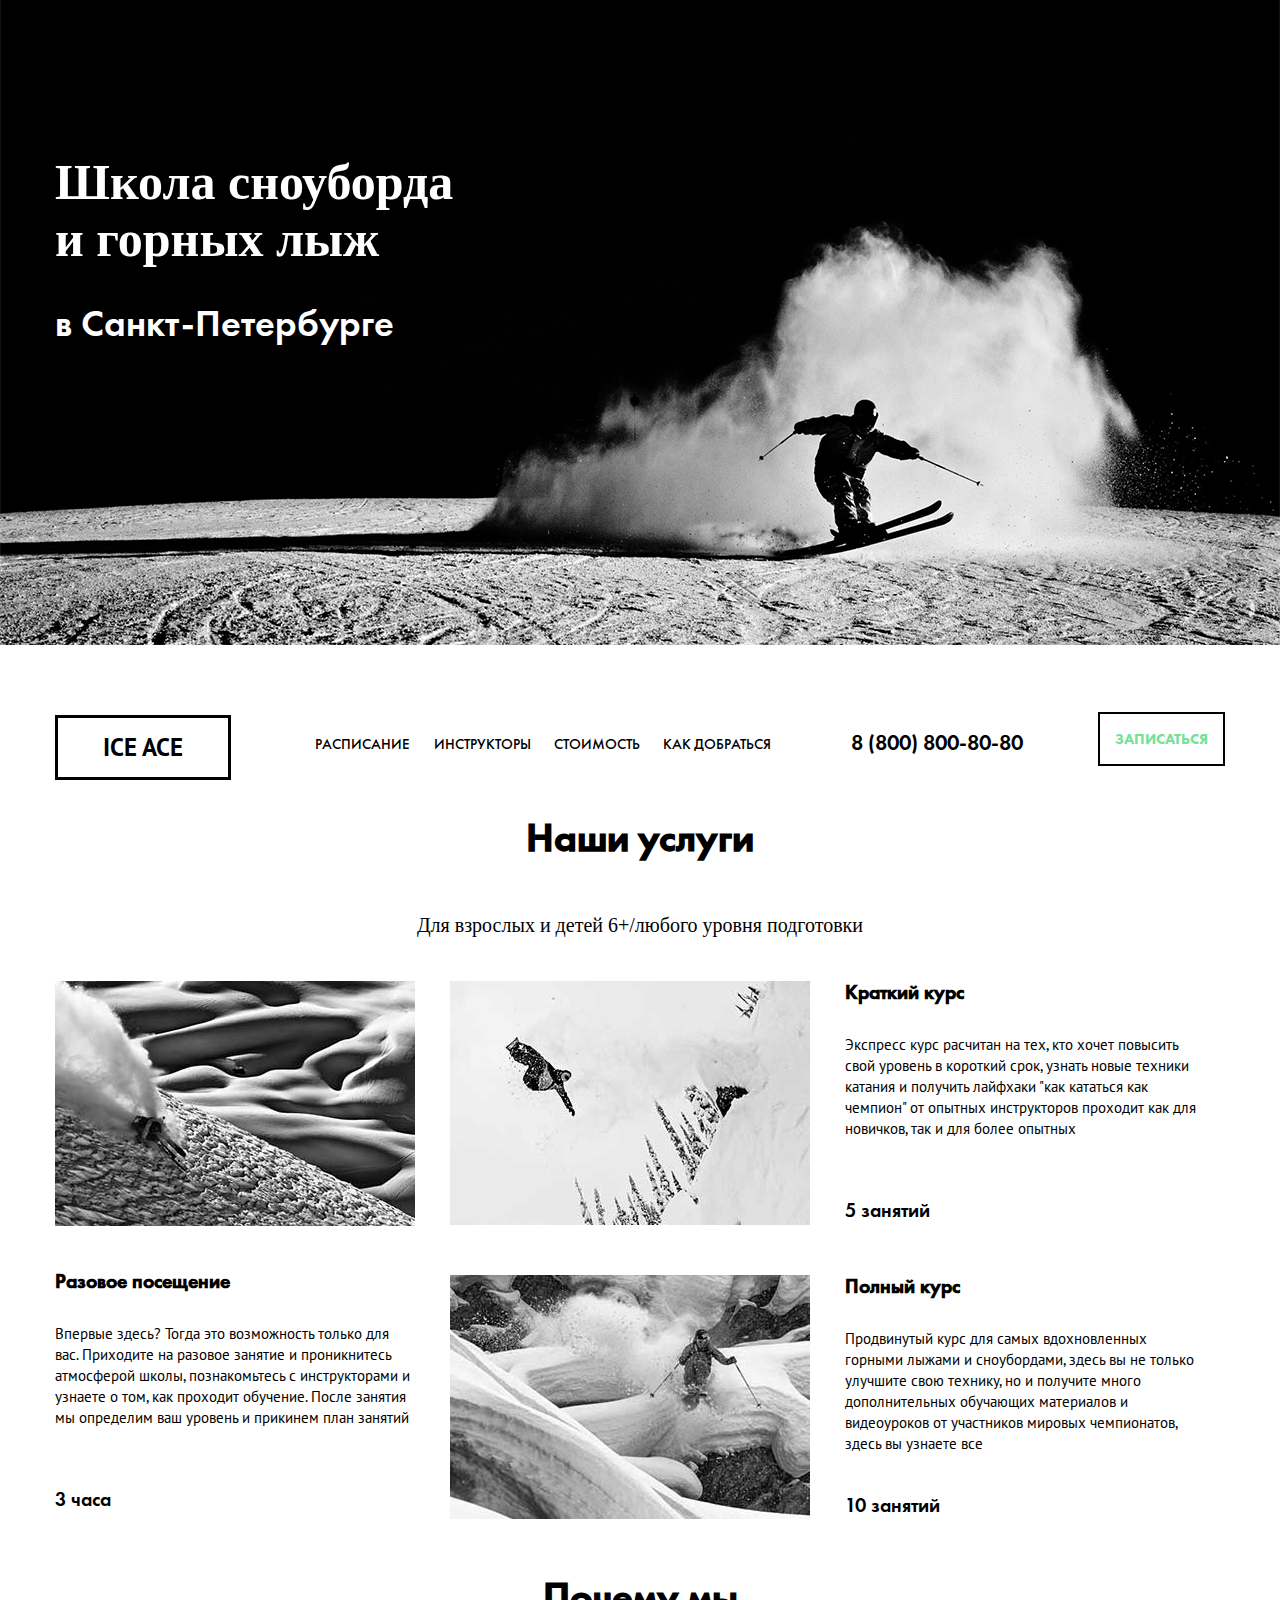
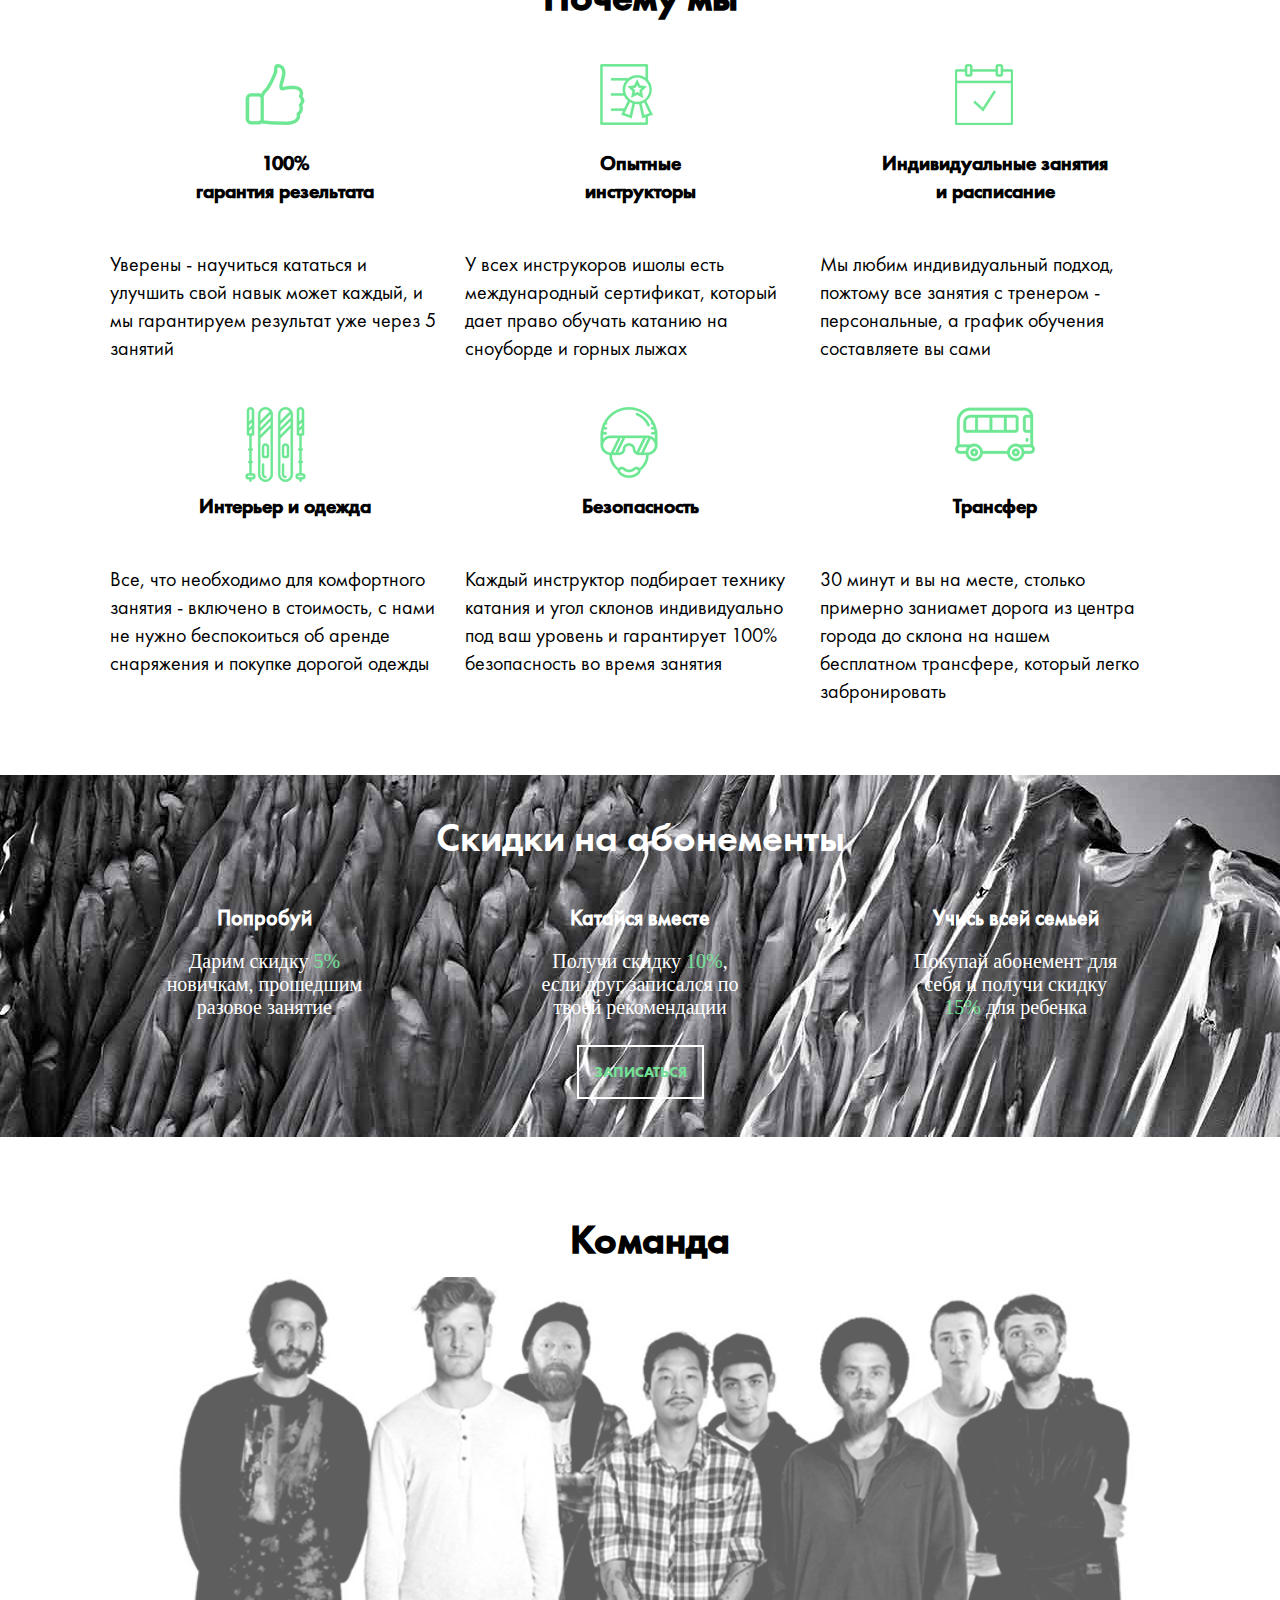
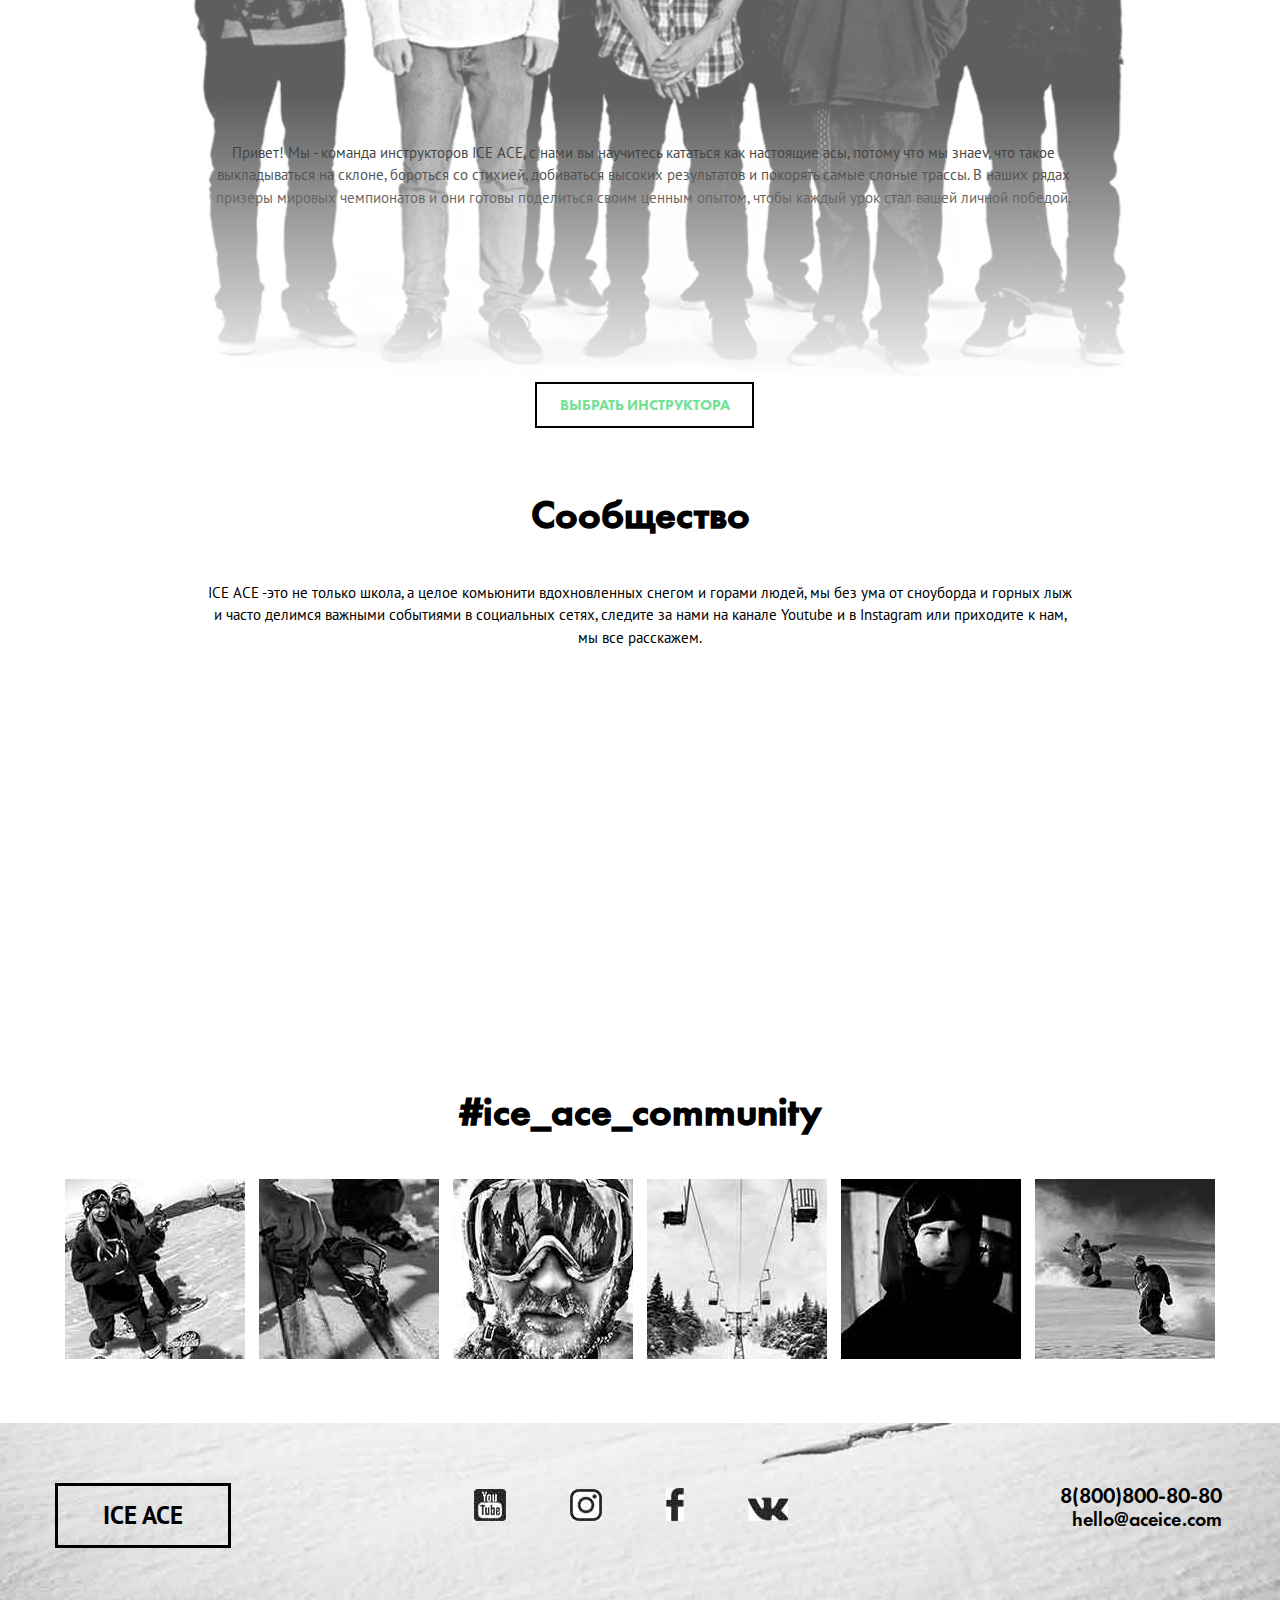
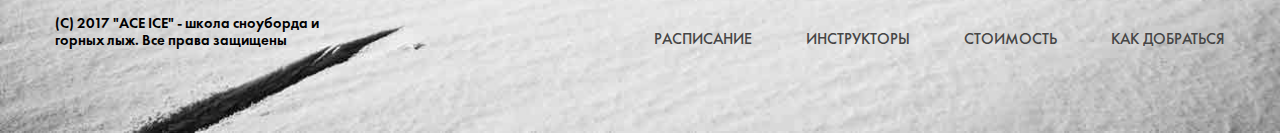
<file: index.html>
<!DOCTYPE html>
<html lang="ru">
<head>
	<meta charset="UTF-8">
	<title>SnowBordSchool</title>
	<link href="https://fonts.googleapis.com/css?family=PT+Sans&amp;subset=cyrillic" rel="stylesheet">
	<link rel="stylesheet" href="css/normalize.css">
	<link rel="stylesheet" href="css/style.css">
</head>
<body>

<header>
	<div class="banner">
		<div class="container">
			<div class="banner-title-container">		
				<h1 class="banner-title"> Школа сноуборда<br> и горных лыж </h1>
				<p class="strong-city"> в Санкт-Петербурге </p>
			</div>
		</div>
	</div>
	<div class="head-container">
		<a href="index.html" class="logo">ice ace</a>
		<nav class="main-menu">
		<ul class="menu-list">
			<li class="menu-item">
				<a href="schedule.html" class="menu-link">расписание</a>
			</li>
			<li class="menu-item">
				<a href="instructrs.html" class="menu-link"> инструкторы </a>
			</li>
			<li class="menu-item">
				<a href="schedule.html" class="menu-link"> стоимость </a>
			</li>
			<li class="menu-item">
				<a href="#onmap" class="menu-link"> как добраться </a>
			</li>
		</ul>
		</nav>
		<div class="contacts-container">
			<a href="tel:+78008008080" class="phone">8 (800) 800-80-80</a> 
			<a href="schedule.html" class="btn btn-sing-up"> записаться </a>
		</div>
	</div>
</header>
<section class="offers">
	<div class="container"> 
		<h2> Наши услуги </h2>
		<p class="offers-subtitle"> Для взрослых и детей 6+/любого уровня подготовки </p>
		<div class="offers-item  offers-item-vertical">
			<div class="offers-item-image">
				<img src="img/Once-lesson.jpg" alt="snowbordschool-offers" class="offers-item-image-param">
			</div>
			<div class="offers-item-info">
				<h3 class="offers-item-title">Разовое посещение</h3>
				<p class="offers-info-text">Впервые здесь? Тогда это возможность только для вас. Приходите на разовое занятие и проникнитесь атмосферой школы, познакомьтесь с инструкторами и узнаете о том, как проходит обучение. После занятия мы определим ваш уровень и прикинем план занятий</p>
				<div class="offers-footer"><p class="offers-footer-text"> 3 часа </p> 
					<a href="#" class="offers-footer-link offers-footer-link-row"></a>
				</div>
			</div>
		</div>
		<div class="offers-item">
			<div class="offers-item offers-item-horizontal">
				<div class="offers-item-image"><img src="img/shot-cours.jpg" alt="snowbordschool-offers" class="offers-item-image-param"></div>
				<div class="offers-item-info">
					<h3 class="offers-item-title">Краткий курс</h3>
					<p class="offers-info-text">Экспресс курс расчитан на тех, кто хочет повысить свой уровень в короткий срок, узнать новые техники катания и получить лайфхаки "как кататься как чемпион" от опытных инструкторов проходит как для новичков, так и для более опытных</p>
					<div class="offers-footer"><p class="offers-footer-text"> 5 занятий </p> 
						<a href="#" class="offers-footer-link offers-footer-link-row"></a>
				</div>
				</div>
			</div>	
			<div class="offers-item offers-item-horizontal">
				<div class="offers-item-image"><img src="img/long-cours.jpg" alt="snowbordschool-offers" class="offers-item-image-param"></div>
				<div class="offers-item-info">
					<h3 class="offers-item-title">Полный курс</h3>
					<p class="offers-info-text">Продвинутый курс для самых вдохновленных горными лыжами и сноубордами, здесь вы не только улучшите свою технику, но и получите много дополнительных обучающих материалов и видеоуроков от участников мировых чемпионатов, здесь вы узнаете все </p>
					<div class="offers-footer"><p class="offers-footer-text"> 10 занятий </p> 
						<a href="#" class="offers-footer-link offers-footer-link-row"></a>
					</div>
				</div>
			</div>
		</div>
	</div>
</section>
<section class="about">
	<div class="container">
		<h2> Почему мы </h2>
		<div class="about-item about-item-garant">
			<h3 class="about-item-title">100%<br> гарантия резельтата </h3>
			<p class="about-item-text"> Уверены - научиться кататься и улучшить свой навык может каждый, и мы гарантируем результат уже через 5 занятий</p>
		</div>
		<div class="about-item about-item-exp">
			<h3 class="about-item-title">Опытные<br> инструкторы</h3>		<p class="about-item-text"> У всех инструкоров ишолы есть международный сертификат, который дает право обучать катанию на сноуборде и горных лыжах </p>
		</div>
		<div class="about-item about-indiv">
			<h3 class="about-item-title">Индивидуальные занятия<br> и расписание</h3>
			<p class="about-item-text">Мы любим индивидуальный подход, пожтому все занятия с тренером - персональные, а график обучения составляете вы сами</p>
		</div>
		<div class="about-item about-item-inventory">
			<h3 class="about-item-title"> Интерьер и одежда </h3>		<p class="about-item-text"> Все, что необходимо для комфортного занятия - включено в стоимость, с нами не нужно беспокоиться об аренде снаряжения и покупке дорогой одежды</p>
		</div>
		<div class="about-item about-item-safe">
			<h3 class="about-item-title"> Безопасность</h3>
			<p class="about-item-text"> Каждый инструктор подбирает технику катания и угол склонов индивидуально под ваш уровень и гарантирует 100% безопасность во время занятия</p>
		</div>
		<div class="about-item about-item-transfer">
			<h3 class="about-item-title"> Трансфер</h3>
			<p class="about-item-text"> 30 минут и вы на месте, столько примерно заниамет дорога из центра города до склона на нашем бесплатном трансфере, который легко забронировать</p>
		</div>
	</div>
</section>
<section class="sale">
	<div class="container">
		<h2> Скидки на aбонементы </h2>
			<div class="sale-item">
			<h3 class="sale-title"> Попробуй </h3>
			<p class="sale-text">Дарим скидку <span class="green-text">5%</span> новичкам, прошедшим разовое занятие </p>
		</div>
		<div class="sale-item">
			<h3 class="sale-title"> Катайся вместе </h3>
			<p class="sale-text">Получи скидку <span class="green-text">10%</span>, если друг записался по твоей рекомендации </p>
		</div>
		<div class="sale-item">
			<h3 class="sale-title"> Учись всей семьей </h3>
			<p class="sale-text"> Покупай абонемент для себя и получи скидку <span class="green-text">15%</span> для ребенка </p>
		</div>

		<div class="btn-container">			
			<a href="schedule.html" class="btn btn-white-border btn-sing-up">Записаться</a>
		</div>
	</div>
</section>

<section class="team">
	<div class="container-team">
		<h2 class="team-title"> Команда </h2>
			<div class="team-text">
				<p> Привет! Мы - команда инструкторов ICE ACE, с нами вы научитесь кататься как настоящие асы, потому что мы знаеv, что такое выкладываться на склоне, бороться со стихией, добиваться высоких результатов и покорять самые слоные трассы. В наших рядах призеры мировых чемпионатов и они готовы поделиться своим ценным опытом, чтобы каждый урок стал вашей личной победой.</p>
				<a href="instructrs.html" class="btn btn-choose">выбрать инструктора</a>
			</div>
		</div>
</section>
<section class="community">
	<div class="container">
		<h2> Сообщество </h2>
		<p class="community-text"> ICE ACE -это не только школа, а целое комьюнити вдохновленных снегом и горами людей, мы без ума от сноуборда и горных лыж и часто делимся важными событиями в социальных сетях, следите за нами на канале Youtube и в Instagram или приходите к нам, мы все расскажем.</p>
		<iframe id='onmap' src="https://www.google.com/maps/embed?pb=!1m18!1m12!1m3!1d1997.5056979213093!2d30.316146951188642!3d59.95693466749629!2m3!1f0!2f0!3f0!3m2!1i1024!2i768!4f13.1!3m3!1m2!1s0x46963142060d3cf9%3A0x2ecffd4d161cab80!2z0JrRgNC-0L3QstC10YDQutGB0LrQuNC5INC_0YAuLCAyMywg0KHQsNC90LrRgi3Qn9C10YLQtdGA0LHRg9GA0LMsIDE5NzEwMQ!5e0!3m2!1sru!2sru!4v1495595029915" width="1170" height="360" frameborder="0" style="border:0" allowfullscreen></iframe>
	</div>
	<div class="container">
		<h2> #ice_ace_community </h2>	
		<div class="community-image">
			<a href="#"><img src="img/SnowBordComunity1.jpg" alt="SnowBordCommunity"></a>
		</div>
		<div class="community-image">
			<a href="#"><img src="img/SnowBordComunity2.jpg" alt="SnowBordCommunity"></a>
		</div>
		<div class="community-image">
			<a href="#"><img src="img/SnowBordComunity3.jpg" alt="SnowBordCommunity"></a>
		</div>
		<div class="community-image">
			<a href="#"><img src="img/SnowBordComunity4.jpg" alt="SnowBordCommunity"></a>
		</div>
		<div class="community-image">
			<a href="#"><img src="img/SnowBordComunity5.jpg" alt="SnowBordCommunity"></a>
		</div>
		<div class="community-image">
			<a href="#"><img src="img/SnowBordComunity6.jpg" alt="SnowBordCommunity"></a>
		</div>
	</div>
</section>
<footer>
	<div class="container">
		<div class="first-footer-col">
			<a href="#" class="logo-footer">ice ace</a>
			<ul class="social-icons">
				<li class="social-icons-item">
					<a href="https://youtube.ru" class="social-icons-link"><i class="sprite sprite-YT"></i></a>
				</li>
				<li class="social-icons-item">
					<a href="https://www.instagram.com" class="social-icons-link"><i class="sprite sprite-inst"></i></a>
				</li>
				<li class="social-icons-item">
					<a href="https://ru-ru.facebook.com" class="social-icons-link"><i class="sprite sprite-f"></i></a>
				</li>
				<li class="social-icons-item">
					<a href="https://vk.com" class="social-icons-link link-tw"><i class="sprite sprite-vk"></i></a>
				</li>
			</ul>
			<div class="footer-contacts">
				<a href="tel:+78008008080" class="footer-phone">8(800)800-80-80</a>
				<a href="mailto:hello@aceice.com" class="mail">hello@aceice.com</a>
			</div>
		</div>
		<div class="second-footer-col">	
			<p class="footer-copyright"> (C) 2017 "ACE ICE" - школа сноуборда и горных лыж. Все права защищены</p>
			<nav class="footer-menu">	
				<ul class="footer-menu-list">
					<li class="footer-menu-item">
						<a href="schedule.html" class="footer-menu-link">расписание</a></li>
					<li class="footer-menu-item">
						<a href="instructrs.html" class="footer-menu-link">инструкторы</a></li>
					<li class="footer-menu-item">
						<a href="schedule.html" class="footer-menu-link">стоимость</a></li>
					<li class="footer-menu-item">
						<a href="#onmap" class="footer-menu-link">как добраться</a></li>
				</ul>
			</nav>
		</div>
	</div>
</footer>
</body>
</html>
</file>
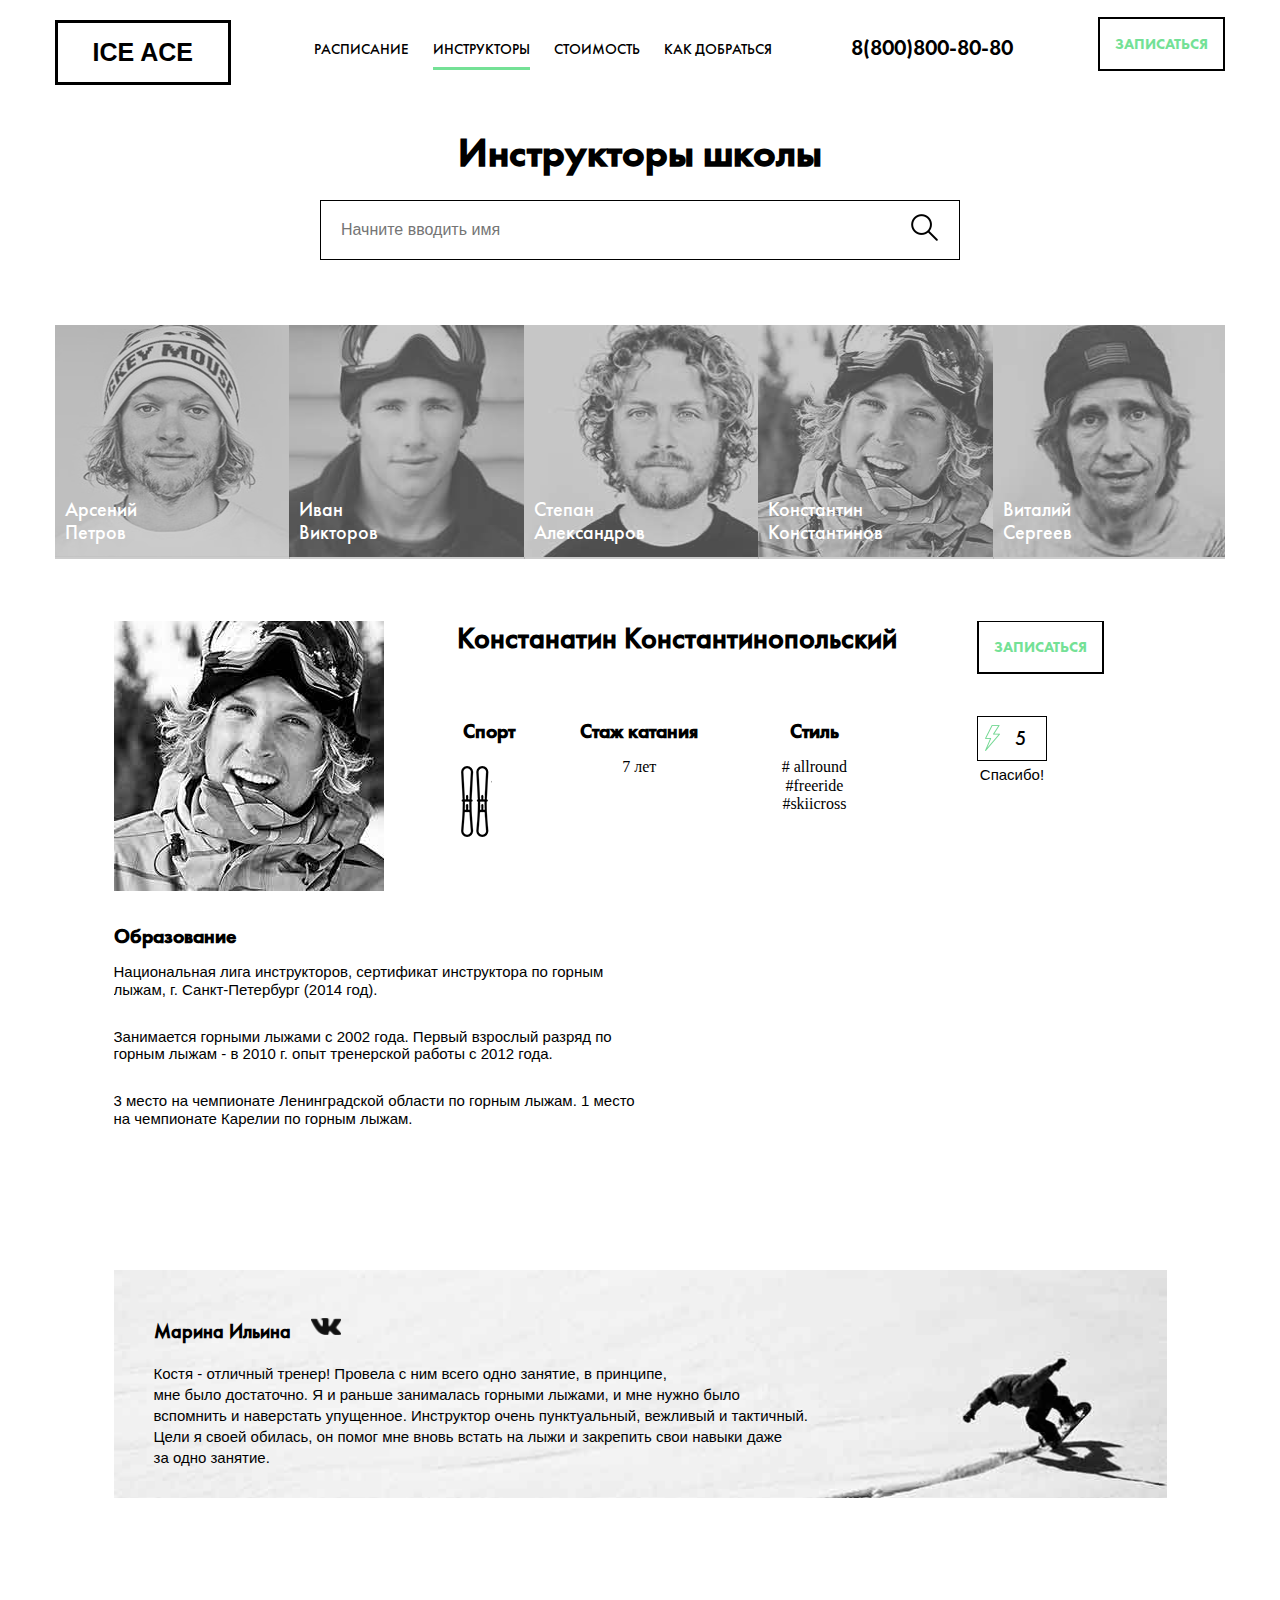
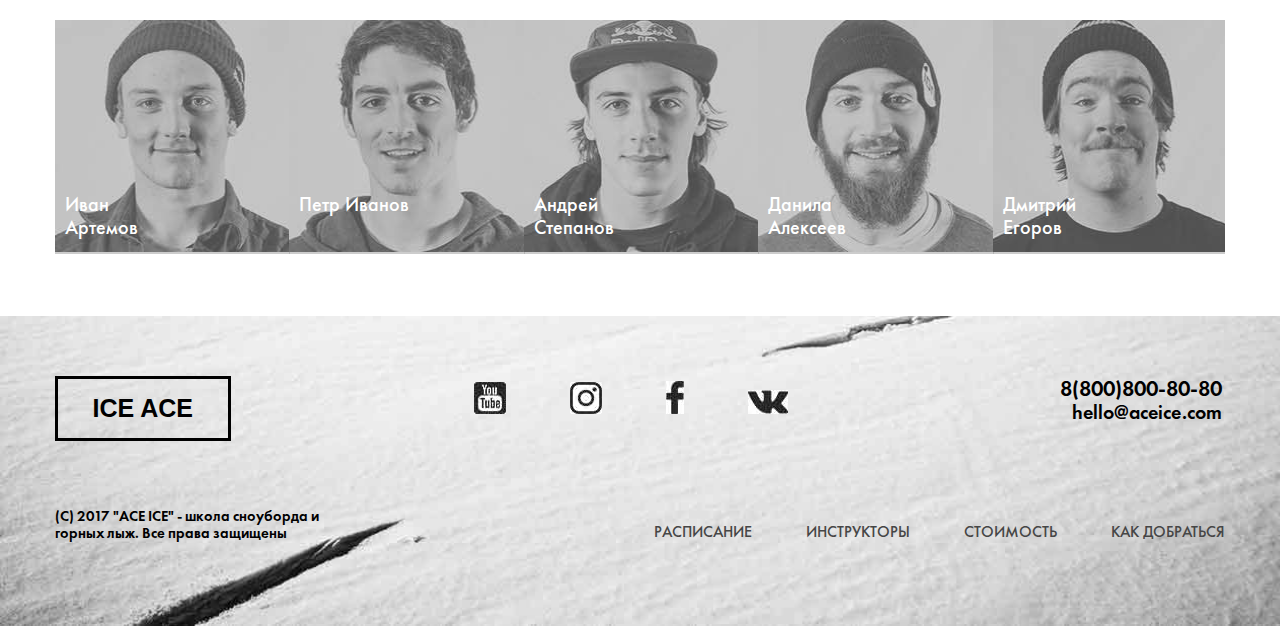
<file: instructrs.html>
<!DOCTYPE html>
<html lang="ru">
<head>
  <meta charset="UTF-8">
  <title>instructors</title>
  <link rel="stylesheet" href="css/normalize.css">
  <link rel="stylesheet" href="css/style.css">
</head>
<body>
<header>
<div class="head-container">
  <a href="index.html" class="logo">Ice Ace</a>
  <nav class="main-menu">
    <ul class="menu-list">
      <li class="menu-item"><a href="schedule.html" class="menu-link">Расписание</a></li>
      <li class="menu-item"><a href="instructrs.html" class="menu-link link-active">Инструкторы</a></li>
      <li class="menu-item"><a href="schedule.html" class="menu-link">Стоимость</a></li>
      <li class="menu-item"><a href="index.html#onmap" class="menu-link">Как добраться</a></li>
    </ul>
  </nav>
  <div class="contacts-container">
    <a href="tel:+78008008080" class="phone">8(800)800-80-80</a>
    <a href="schedule.html" class="btn btn-sing-up">записаться</a>
  </div>
</div>  
</header>

<section class="instructors">
  <div class="container">
  	<h2> Инструкторы школы </h2>
  	<form method="get">
    <div class="search">      
      <input type="search" placeholder="Начните вводить имя">
      <input class="submit-search" type="submit" value="">   
    </div>
    </form>
    <ul class="instractotrs-gallery">
      <li class="instructors-gallery-item">
        <div class="instractors-gallery-container">
          <a href="#" class="instructors-gallery-link">
            <img src="img/Instructor1_top_ArsenyP.png" alt="snowbordinstructor_Arseny_Petrov" class="slide">
            <p class="instructors-galary-name">Арсений Петров</p></a>
        </div> 
      </li>
      <li class="instructors-gallery-item">
        <div class="instractors-gallery-container">
        <a href="#" class="instructors-gallery-link">
          <img src="img/Instructor2_top.jpg" alt="snowbordinstructor" class="slide">
          <p class="instructors-galary-name">Иван Викторов</p></a>
        </div>
      </li>
      <li class="instructors-gallery-item">
        <div class="instractors-gallery-container">
        <a href="#" class="instructors-gallery-link">
          <img src="img/Instractor3_top.jpg" alt="snowbordinstructor_Stepan_Alexandrov" class="slide">
          <p class="instructors-galary-name"> Степан Александров </p></a>
        </div>
      </li>
      <li class="instructors-gallery-item">
        <div class="instractors-gallery-container">
        <a href="#" class="instructors-gallery-link">
          <img src="img/Instructor4_top.jpg" alt="snowbordinstructor_Konstantin_Konstantinopolsky" class="slide">
          <p class="instructors-galary-name">Константин Константинов</p></a>
        </div>
      </li>
      <li class="instructors-gallery-item">
        <div class="instractors-gallery-container">
        <a href="#" class="instructors-gallery-link">
          <img src="img/Instructor5_top_Vitily.jpg" alt="snowbordinstructor_Vitaly_Sergeev" class="slide">
          <p class="instructors-galary-name"> Виталий Сергеев </p></a>
        </div>
      </li>
    </ul>
  </div>
</section>  
<section class="instructor">
  <div class="container">
    <div class="column">
      <div class="instructor-image-container">
      <img src="img/InstructorKonstantinKonstantinopolsky.jpg" alt="instructor_Konstantin_Konstantinipolski" class="instructor_image">
    </div>
    <div class="instructor-skills-block">
      <h3 class="instructor-title">Констанатин Константинопольский</h3>
      <ul class="instructor-skills-list">
        <li class="instructor-skills-item">
          <div class="skills-item-block">
            <h3 class="skills-text skills-image"> Спорт </h3>
          </div>
        </li>
        <li class="instructor-skills-item">
          <div class="skills-item-block-midle">
            <h3 class="skills-text">Стаж катания</h3>
            <p class="skills-text"> 7 лет </p>
          </div>
        </li>
        <li class="instructor-skills-item">
          <div class="skills-item-block">
            <h3 class="skills-text">Стиль</h3>
            <p class="skills-text"> # allround #freeride #skiicross </p>
          </div>
        </li>
      </ul>      
    </div>
    <div class="consumer-reaction">
      <a href="schedule.html" class="btn btn-sing-up">записаться</a>
      <div class="givemark">
        <form>
        <div class="givemark-form-container">
          <input class="givemark-submit" type="submit" value="">   
          <input class="givemark-text" type="text" value="5">
        </div>
        </form>
        <p class="givemark-thanks">Cпасибо!</p>
      </div>
      
    </div>
    </div>
    <div class="column">
    <div class="instructor-education">
      <h3 class="insrtructor-education-title">Образование</h3>
      <p class="font-text">   Национальная лига инструкторов, сертификат инструктора по горным лыжам, г. Санкт-Петербург (2014 год).</p>
      <p class="font-text"> Занимается горными лыжами с 2002 года. Первый взрослый разряд по горным лыжам - в 2010 г. опыт тренерской работы с 2012 года.</p>
      <p class="font-text"> 3 место на чемпионате Ленинградской области по горным лыжам. 1 место на чемпионате Карелии по горным лыжам. </p>
    </div>
    <div class="instructor-video">
        <iframe width="100%" height="280" src="https://www.youtube.com/embed/pTgz565_0Ac" frameborder="0" allowfullscreen></iframe>
    </div>
            
    </div>
    <div class="column comment">    
      <h3 class="cosial-link-comment link-vk">Марина Ильина</h3>
      <p class="comment-text">
        Костя - отличный тренер! Провела с ним всего одно занятие, в принципе,<br>
        мне было достаточно. Я и раньше занималась горными лыжами, и мне нужно было<br>
         вспомнить и наверстать упущенное. Инструктор очень пунктуальный, вежливый и тактичный.<br>
         Цели я своей обилась, он помог мне вновь встать на лыжи и закрепить свои навыки даже<br>
         за одно занятие. 
      </p> 
    </div>
    </div>

</section> 
<div class="container">
    <ul class="instractotrs-gallery">
      <li class="instructors-gallery-item">
        <div class="instractors-gallery-container">
          <a href="#" class="instructors-gallery-link">
            <img src="img/Instructor1_button_row_IvanA.jpg" alt="snowbordinstructor_Ivan_Artemov" class="slide">
            <p class="instructors-galary-name">Иван Артемов</p></a>
        </div>
      </li>
      <li class="instructors-gallery-item">
        <div class="instractors-gallery-container">
          <a href="#" class="instructors-gallery-link">
            <img src="img/Instructor2_button_row_PetrP.jpg" alt="snowbordinstructor_Petr_Ivanov" class="slide">
            <p class="instructors-galary-name">Петр Иванов</p></a>
        </div>
      </li>
      <li class="instructors-gallery-item">
        <div class="instractors-gallery-container">
          <a href="#" class="instructors-gallery-link">
            <img src="img/Instructor3_button_row_AndreyS.jpg" alt="snowbordinstructor_Andrey_Stepanov" class="slide">
            <p class="instructors-galary-name"> Андрей Степанов </p></a>
        </div>
      </li>
      <li class="instructors-gallery-item">
        <div class="instractors-gallery-container">
          <a href="#" class="instructors-gallery-link">
            <img src="img/Instructor4_button_row_DanilaA.jpg" alt="snowbordinstructor_Danila_Alexeev" class="slide">
            <p class="instructors-galary-name">Данила Алексеев </p></a>
        </div>
      </li>
      <li class="instructors-gallery-item">
        <div class="instractors-gallery-container">
          <a href="#" class="instructors-gallery-link">
            <img src="img/Instructor5_button_row_DmitryE.jpg" alt="snowbordinstructor_Dmitry_Egorov" class="slide">
            <p class="instructors-galary-name"> Дмитрий Егоров </p></a>
        </div>
      </li>
    </ul>
  </div>  
<footer>
  <div class="container">
    <div class="first-footer-col">
      <a href="index.html" class="logo-footer">ice ace</a>
      <ul class="social-icons">
        <li class="social-icons-item">
          <a href="https://youtube.ru" class="social-icons-link"><i class="sprite sprite-YT"></i></a>
        </li>
        <li class="social-icons-item">
          <a href="https://www.instagram.com" class="social-icons-link"><i class="sprite sprite-inst"></i></a>
        </li>
        <li class="social-icons-item">
          <a href="https://www.fb.com" class="social-icons-link"><i class="sprite sprite-f"></i></a>
        </li>
        <li class="social-icons-item">
          <a href="https://vk.com" class="social-icons-link link-tw"><i class="sprite sprite-vk"></i></a>
        </li>
      </ul>
      <div class="footer-contacts">
        <a href="tel:+78008008080" class="footer-phone">8(800)800-80-80</a>
        <a href="mailto:hello@aceice.com" class="mail">hello@aceice.com</a>
      </div>
    </div>
    <div class="second-footer-col"> 
      <p class="footer-copyright"> (C) 2017 "ACE ICE" - школа сноуборда и горных лыж. Все права защищены</p>
      <nav class="footer-menu"> 
        <ul class="footer-menu-list">
          <li class="footer-menu-item">
            <a href="schedule.html" class="footer-menu-link">расписание</a></li>
          <li class="footer-menu-item">
            <a href="instructrs.html" class="footer-menu-link">инструкторы</a></li>
          <li class="footer-menu-item">
            <a href="schedule.html" class="footer-menu-link">стоимость</a></li>
          <li class="footer-menu-item">
            <a href="index.html#onmap" class="footer-menu-link">как добраться</a></li>
        </ul>
      </nav>
    </div>
  </div>
</footer>
</body>
</html>
</file>
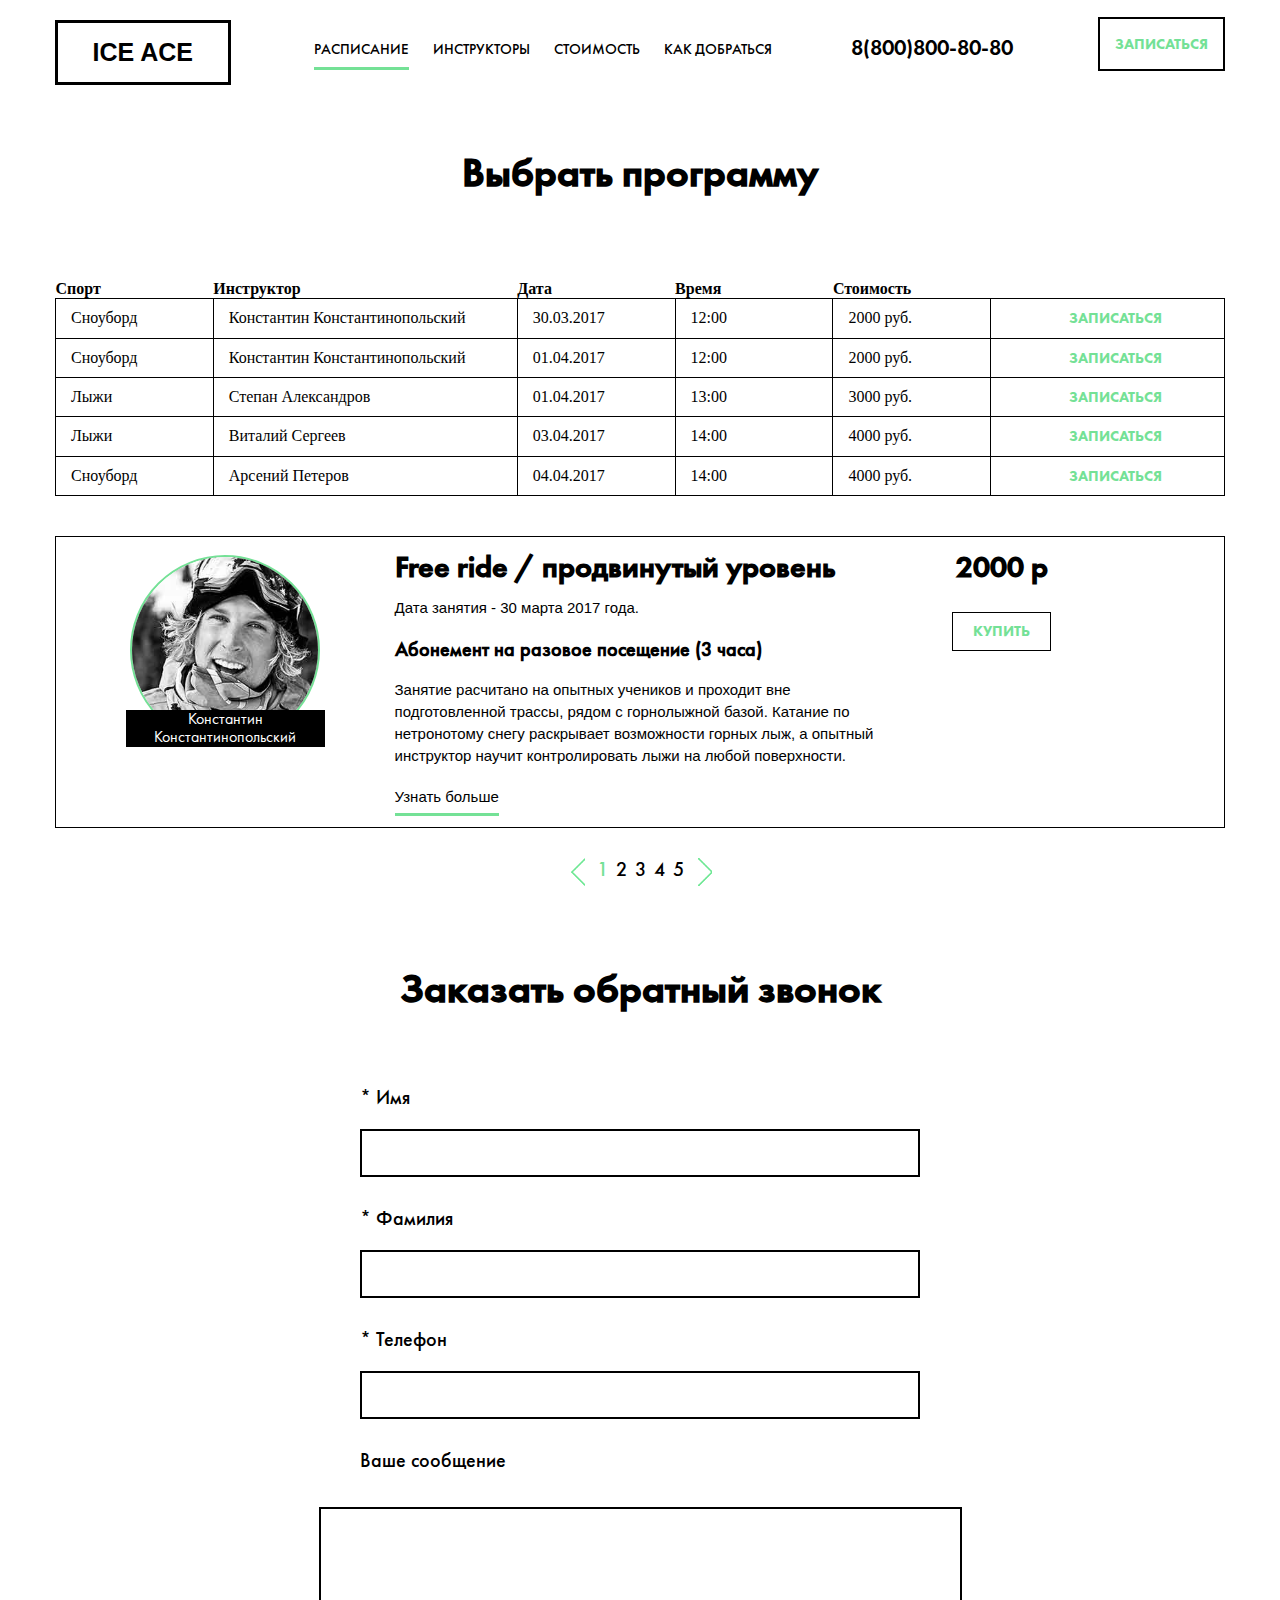
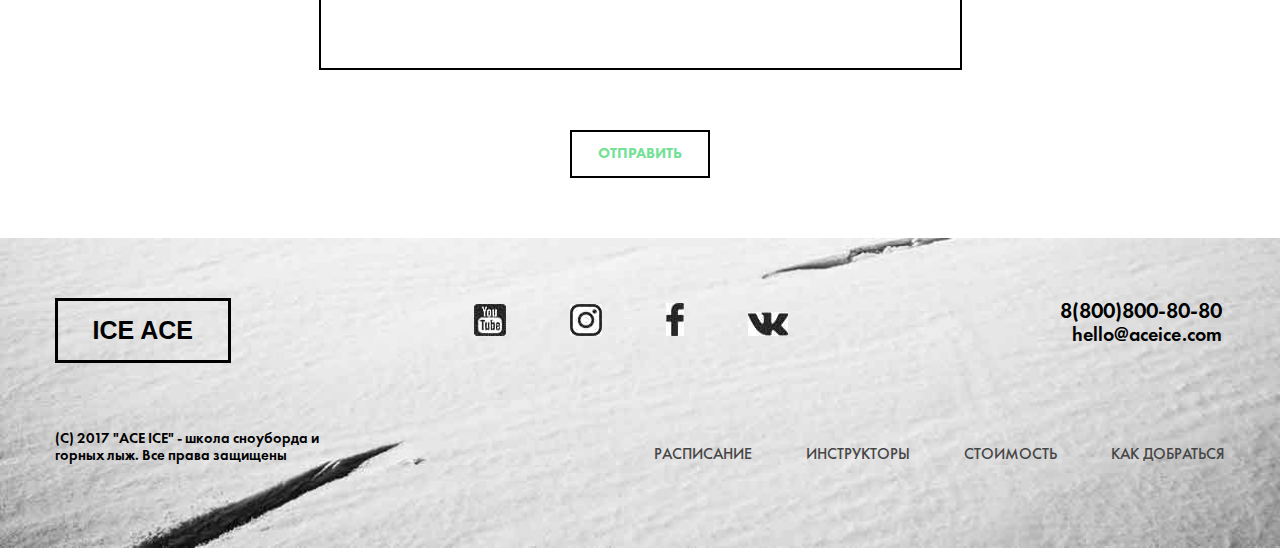
<file: schedule.html>
<!DOCTYPE html>
<html lang="ru">
<head>
	<meta charset="UTF-8">
	<title>schedule</title>
	<link rel="stylesheet" href="css/normalize.css">
	<link rel="stylesheet" href="css/style.css">
</head>
<body>
<header>
  <div class="head-container">
    <a href="index.html" class="logo">Ice Ace</a>
    <nav class="main-menu">
      <ul class="menu-list">
        <li class="menu-item"><a href="schedule.html" class="menu-link link-active">Расписание</a></li>
        <li class="menu-item"><a href="instructrs.html" class="menu-link">Инструкторы</a></li>
        <li class="menu-item"><a href="schedule.html" class="menu-link">Стоимость</a></li>
        <li class="menu-item"><a href="index.html#onmap" class="menu-link">Как добраться</a></li>
      </ul>
    </nav>
    <div class="contacts-container">
      <a href="tel:+78008008080" class="phone">8(800)800-80-80</a>
      <a href="#" class="btn btn-sing-up">записаться</a>
    </div>
  </div>  
</header>

<section class="programms">
<div class="container-programms">
  <h2> Выбрать программу </h2>
  <table>
   <tr>
     <th class="kind">Спорт</th>
     <th class="name-instructor">Инструктор</th>
     <th class="data-of-programm">Дата</th>
     <th class="time-of-programm">Время</th>
     <th class="price-of-programm">Стоимость</th>
     <th class="choose-programm"></th>
   </tr>
   <tr>
     <td>Сноуборд</td>
     <td><a href="#KonstantinK" class="table-instructor-link"> Константин Константинопольский</a></td>
     <td>30.03.2017</td>
     <td>12:00</td>
     <td>2000 руб.</td>
     <td class="cell-link"><a href="#" class="table-link link-sing-up">записаться</a></td>
   </tr>
   <tr>
     <td>Сноуборд</td>
     <td><a href="#KonstantinK" class="table-instructor-link"> Константин Константинопольский</a></td>
     <td>01.04.2017</td>
     <td>12:00</td>
     <td>2000 руб.</td>
     <td class="cell-link"><a href="#" class="table-link link-sing-up">записаться</a></td>
   </tr>
   <tr>
     <td>Лыжи</td>
     <td><a href="#KonstantinK" class="table-instructor-link">Степан Александров</a></td>
     <td>01.04.2017</td>
     <td>13:00</td>
     <td>3000 руб.</td>
     <td class="cell-link"><a href="#" class="table-link link-sing-up">записаться</a></td>
   </tr>
   <tr>
     <td>Лыжи</td>
     <td><a href="#KonstantinK" class="table-instructor-link">Виталий Сергеев</a></td>
     <td>03.04.2017</td>
     <td>14:00</td>
     <td>4000 руб.</td>
     <td class="cell-link"><a href="#" class="table-link link-sing-up">записаться</a></td>
   </tr>
   <tr>
     <td>Сноуборд</td>
     <td><a href="#KonstantinK" class="table-instructor-link">Арсений Петеров</a></td>
     <td>04.04.2017</td>
     <td>14:00</td>
     <td>4000 руб.</td>
     <td class="cell-link"><a href="#" class="table-link link-sing-up">записаться</a></td>
   </tr>
  </table>
    <div  class="instructor-programm">
        <div class="image-instructor">
          <img class="image-decoration" src="img/InstructorKonstantinKonstantinopolsky.jpg" alt="snowbordinstructor_Konstantin_Konstantinopolsky">
          <p class="name-inctructor"> Константин Константинопольский </p>
        </div>       
        <div class="programm-description">
          <h3 id='KonstantinK' class="programm-description-title">Free ride / продвинутый уровень </h3>
          <p> Дата занятия - 30 марта 2017 года. </p>
          <h3 class="programm-description-subtitle"> Абонемент на разовое посещение (3 часа)</h3>
          <p> Занятие расчитано на опытных учеников и проходит вне подготовленной трассы, рядом с горнолыжной базой. Катание по нетронотому снегу раскрывает возможности горных лыж, а опытный инструктор научит контролировать лыжи на любой поверхности. </p>
          <a href="#" class="programm-description-link link-active">Узнать больше</a>
        </div>
        <div class="programm-price">
          <h3 class="programm-price-title">2000 p</h3>
          <a href="#" class="btn-to-buy">купить</a>
        </div>
    </div>
    <div class="service-selector">
      <ul class="menu-service-list">
        <li class="menu-service-item"><a href="#" class="menu-service-link menu-service-link-prev"></a></li>
        <li class="menu-service-item"><a href="#KonstantinK" class="menu-service-link menu-service-link-active">1</a></li>
        <li class="menu-service-item"><a href="#KonstantinK" class="menu-service-link">2</a></li>
        <li class="menu-service-item"><a href="#KonstantinK" class="menu-service-link">3</a></li>
        <li class="menu-service-item"><a href="#KonstantinK" class="menu-service-link">4</a></li>
        <li class="menu-service-item"><a href="#KonstantinK" class="menu-service-link">5</a></li>
        <li class="menu-service-item "><a href="#" class="menu-service-link menu-service-link-next"></a></li>
      </ul>
    </div>
</div> 
</section>   
<section class="order-call-back">
  <div class="container">     
    <h2>Заказать обратный звонок</h2>
    <form class="order-call-back-form" method="get">
        <label class="form-field" for="fielf1"> * Имя </label>
        <input class="text-field" type="text" id="fielf1">
        <label class="form-field" for="fielf2"> * Фамилия </label>
        <input class="text-field" type="text" id="fielf2">
        <label class="form-field" for="fielf3"> * Телефон </label>
        <input class="text-field" type="text" id="fielf3">
        <label class="form-field" for="fielf4">Ваше сообщение</label>
        <textarea cols="64" rows="7" id="fielf4"></textarea>
        <input class="submit-btn" type="submit" value="отправить">
    </form>
  </div>
</section>  

<footer>
  <div class="container">
    <div class="first-footer-col">
      <a href="index.html" class="logo-footer">ice ace</a>
      <ul class="social-icons">
        <li class="social-icons-item">
          <a href="https://youtube.ru" class="social-icons-link"><i class="sprite sprite-YT"></i></a>
        </li>
        <li class="social-icons-item">
          <a href="https://www.instagram.com" class="social-icons-link"><i class="sprite sprite-inst"></i></a>
        </li>
        <li class="social-icons-item">
          <a href="https://www.fb.com" class="social-icons-link"><i class="sprite sprite-f"></i></a>
        </li>
        <li class="social-icons-item">
          <a href="https://vk.com" class="social-icons-link link-tw"><i class="sprite sprite-vk"></i></a>
        </li>
      </ul>
      <div class="footer-contacts">
        <a href="tel:+78008008080" class="footer-phone">8(800)800-80-80</a>
        <a href="mailto:hello@aceice.com" class="mail">hello@aceice.com</a>
      </div>
    </div>
    <div class="second-footer-col"> 
      <p class="footer-copyright"> (C) 2017 "ACE ICE" - школа сноуборда и горных лыж. Все права защищены</p>
      <nav class="footer-menu"> 
        <ul class="footer-menu-list">
          <li class="footer-menu-item">
            <a href="schedule.html" class="footer-menu-link">расписание</a></li>
          <li class="footer-menu-item">
            <a href="instructrs.html" class="footer-menu-link">инструкторы</a></li>
          <li class="footer-menu-item">
            <a href="schedule.html" class="footer-menu-link">стоимость</a></li>
          <li class="footer-menu-item">
            <a href="index.html#onmap" class="footer-menu-link">как добраться</a></li>
        </ul>
      </nav>
    </div>
  </div>
</footer>
</body>
</html>
</file>
<file: css/style.css>
* {
  box-sizing: border-box;
  margin: 0;
  padding: 0;
}
@font-face {
  font-family:FuturaPTbolb;
  src:url(../fonts/FUTURAPTBOLD.OTF);
}
@font-face {
  font-family:FuturaPTdemi;
  src:url(../fonts/FUTURAPTDEMI.OTF);
}
@font-face {
  font-family:FuturaPTbook;
  src:url(../fonts/FUTURAPTBOOK.OTF);
}
@font-face {
  font-family:FuturaPTheavy;
  src:url(../fonts/FUTURAPTHEAVY.OTF);
}
@font-face {
  font-family:FuturaPTmedium;
  src:url(../fonts/FUTURAPTMEDIUM.OTF);
}
/*общие*/
body {
  min-width: 1170px;
}
.link-active {
  border-bottom: 3px solid #74e196;
  padding-bottom: 8px;
}
.btn-sing-up {
  font-family:FuturaPTheavy;
  color: #74e196;
  text-transform: uppercase;
  font-size: 15px;
  text-align: center;
}
.btn-sing-up:hover {
 color: #fff;
 background-color: #74e196; 
}
.btn-sing-up:active {
  background-color: #fff;
  color:#74e196;
}
.banner {
  background-image: url(../img/baner.jpg);
  background-size: cover;
  background-repeat: no-repeat;
  margin-bottom: 50px;
}

.banner-title-container {
  display: block;
  padding-top: 120px;
  min-height: 645px;
  text-align: left;
}

h1.banner-title {
  color: white;
  font-size: 50px;
  font-family: FuturaPTbold;
}
.strong-city {
  color: white;
  font-size: 38px;
  font-family: FuturaPTdemi;
}

.container {
  width: 1170px;
  vertical-align: middle;
  margin: 0 auto;
  text-align: center;
  overflow: hidden;
}
h2 { 
  font-size: 40px;
  font-family: FuturaPTdemi;
  line-height: 35px;
  padding: 50px 0;
}
a {
  text-decoration: none;
  color: black;
}
.head-container {
  margin: 0 auto;
  width: 1170px;
  overflow: hidden;
  text-align: center;
}
.main-menu {
  width: 50%;
  vertical-align: middle;
  float: left;
  margin-top: 40px;
}
.menu-item {
  display: inline;
  padding: 0 10px;
}
.menu-link {
  font-size: 15px;
  font-family: FuturaPTmedium;
  text-transform: uppercase;
}
.menu-link:hover {
  border-bottom: 3px solid #74e196;
  padding-bottom: 8px;
}
.logo {
  width: 15%;
  font-size: 25px;
  border: solid black 3px;
  padding: 15px 20px;
  font-family: PT Sans, sans-serif;
  font-weight: bold;
  text-transform: uppercase;
  margin: 20px;
  margin-left: 0;
  float: left;
}
.contacts-container {
  width: 32%;
  vertical-align: middle; 
  float: right;
  margin-top: 35px;
  text-align: right;
}
.btn {
  padding: 15px;
  border: 2px solid black;
  margin-left: 20px;

}
.btn-white-border {
  border: 2px solid #fff;
}
.phone {
  font-family: FuturaPTdemi;
  font-size: 22px;
  float: left;
}

/*наши услуги*/
.offers h2 {
  padding: 20px 0 15px 0;
}
.offers-subtitle {
  padding: 44px 0;
  font-size: 20px;
  font-weight: 400;
}
.offers-item-title {
  padding-bottom: 30px;
}
h3 {
  font-size: 20px;
  font-family:FuturaPTdemi ;
  color: black;
}
.offers-item-vertical {
 width: 32.5%;
 margin-right: 15px;
 float: left;
 overflow: hidden;
 text-align: left;
}
.offers-item-horizontal:last-child {
  margin-top: 40px;
}
.offers-item-horizontal .offers-item-image {
  float: left;
  overflow: hidden;

 }
.offers-item-image {
  width: 360px;
}
.offers-item-image img{
  max-width: 100%;
  width: 360px;
}
.offers-item-info {
  width: 360px;
  display: inline-block;
  height: 244px;
  margin-bottom: 10px;
  text-align: left;
}
.offers-info-text {
  font-family:PT Sans, sans-serif;
  font-size: 15px;
  line-height: 1.4;
  padding-bottom: 40px;
}
.offers-item-horizontal:first-child .offers-info-text {
  padding-bottom: 60px;
}
.offers-item-vertical .offers-info-text {
  padding-bottom: 60px;
}
.offers-footer {
  overflow: hidden;
}
.offers-footer-text {
  width: 50%;
  display: block;
  float: left;
  font-size: 20px;
  font-family:FuturaPTdemi ;
}
.offers-footer-link {
  width: 11%;
  display: block;
  float: right;
  text-align: right;
}
.offers-footer-link-row:before {
  content: '';
  margin: 0;
  display: block;
  width: 40px;
  height: 30px;
  padding: 0;
  background: url(../) 0 0 no-repeat;
} 
.offers-item-vertical .offers-item-info {
  padding-top: 40px;

  }
.offers-item-horizontal .offers-item-info {
  margin-left: 15px; 
  
 }

/*почему мы*/
.about-item-title {
  line-height: 1.4;
}
.about-item-text {
  font-family: PT Sans, sans-serif;
  font-size: 15px;
  line-height: 1.4;
  text-align: left;
  padding: 45px 20px 45px 0;
}
.about-item {
  display: inline-block;
  vertical-align: top;
  width: 30%;
  padding-top: 85px;
  position: relative;
}
.about-item:before{
content: '';
  position: absolute;
  left: 0;
  right: 0;
  margin: 0 auto;
  top: 0;
  display: block;
  width: 80px;
  height: 80px;
  padding-top: 60px;

  }
.about-item-garant:before {
  background:  url(../img/like.png) 0 0 no-repeat;
}
.about-item-exp:before {
  background:  url(../img/certificate.png) 0 0 no-repeat;
}  
.about-indiv:before {
  background:  url(../img/shedule.png) 0 0 no-repeat;
}  
.about-item-inventory:before {
  background:  url(../img/ski.png) 0 0 no-repeat;
  color: #74e196;
}  
.about-item-safe:before {
  background:  url(../img/save.png) 0 0 no-repeat;
}  
.about-item-transfer:before {
  background:  url(../img/bus.png) 0 0 no-repeat;
}  

/* Скидки */

.sale {
  background-image: url(../img/snowbord_school_sales.jpg);
  background-size: cover;
  background-repeat: no-repeat;
  margin-top: 25px;
  margin-bottom: 50px;
  height: 362px;
  color: white;
  font-size: 20px;
  font-weight: 400;
  text-align: center;
}
.sale h2 {
  font-size: 40px; 
  padding-top: 45px;
  font-weight: 500; 
}
.sale-title {
  color: white;
  font-size: 22px;
  font-family: FuturaPTmedium;
  padding-bottom: 20px;
}
.sale-item {
  display: inline-block;
  width: 18%;
  vertical-align: middle;
  margin: 0 80px 0 80px;
  text-align: center;
  padding-bottom: 40px; 
}
.about-item-text {
 font-family: FuturaPTbook;
 font-size: 20px; 
}
.sale-item:first-child {margin-left: 190px;}
.sale-item:last-child  {margin-right: 160px;}

.green-text { color: #74e196; }

.btn-container {
  min-height: 60px;
}
.btn {
  width: 20%;
  margin: auto;
  margin-top: 15px;

}

/*команда*/

.container-team {
  background-image: url(../img/NikeSBChronicles-7-Team_hd_1600.png);
  background: linear-gradient(bottom, rgba(255,255,255,0.5)0%, transparent50%);
  background-size: cover;
  background-repeat: no-repeat;
  height: 700px;
  text-align: center;
  width: 1170px;
  vertical-align: middle;
  margin: 0 auto;
  position: relative;
  margin-top: 140px;
  margin-bottom: 70px;
 }

.container-team:after {
  background: transparent;
  background: -moz-linear-gradient(top, rgba(255, 255, 255, 0.8) 0%, rgba(0, 0, 0, 0.1) 50%);
  background: -webkit-linear-gradient(top, rgba(255,255, 255 0.8) 0%, rgba(0, 0, 0, 0.1) 50%);
  background: -o-linear-gradient(top, rgba(255,255, 255, 0.8) 0%, rgba(0, 0, 0, 0.1) 50%);
  background: -ms-linear-gradient(top, rgba(255, 255, 255, 0.8) 0%, rgba(0, 0, 0, 0.1) 50%);
  background: linear-gradient(to top, rgba(255, 255, 255, 0.9) 0%, rgba(255, 255, 255, 0.1) 40%);
  content: '';
  display: block;
  height: 700px;
  left: 0;
  position: absolute;
  top: 0;
  width: 100%;
}

.team-title {
  position: absolute;
  top: -15%;
  left: 44%;
}
.team-text {
  position: absolute;
  top: 465px;
  left: 150px;
  width: 75%;
  text-align: center;
  display: block;
  margin: auto;
  font-family: PT Sans, sans-serif;
  font-size: 15px;
  line-height: 1.5;
  }
.btn-choose {
  position: absolute;
  top: 225px;
  left: 330px;
  display: inline-block;
  border: 2px solid black; 
  width: 25%; 
  font-family: FuturaPTheavy;
  font-size: 15px;
  text-transform: uppercase;
  color: #74e196;
  padding: 10px 20px;
 }
.btn-choose:hover {
  color: #fff;
  background-color: #74e196; 
 }
 .btn-choose:active {
  background-color: #fff;
  color:#74e196;
}
/* Комьюнити*/
.community-text {
  padding: 0 150px 30px 150px;
  text-align: center;
  font-family: PT Sans, sans-serif;
  font-size: 15px;
  line-height: 1.5;
}
.community-image {
  display: inline-block;
  margin: 0 5px;
}
/*Футер*/
footer {
  background-image: url(../img/footer.jpg);
  background-size: cover;
  background-repeat: no-repeat;
  height: 310px;
  margin-top: 60px;
  
}
.logo-footer {
  width: 15%;
  font-size: 25px;
  border: solid black 3px;
  padding: 15px 20px;
  text-transform: uppercase;
  font-family: PT Sans, sans-serif;
  font-weight: bold;
  margin: 60px 20px 20px 0;
  float: left;
 
}
.social-icons-item {
  display: inline-block;
  padding: 0 30px 0 30px;
}
.social-icons {
 width: 65%;
 float: left;
 margin-top: 65px; 
}
.sprite {
    background-image: url(../img/css_sprites.png);
    background-repeat: no-repeat;
    display: block;
}

.sprite:hover {
  opacity: 0.8;
}
.sprite:active {
  opacity: 1;
}
.sprite-YT {
    width: 32px;
    height: 32px;
    background-position: -30px -30px;
}

.sprite-f {
    width: 18px;
    height: 33px;
    background-position: -214px -30px;
}

.sprite-inst {
    width: 32px;
    height: 32px;
    background-position: -122px -30px;
}

.sprite-vk {
    width: 40px;
    height: 24px;
    background-position: -30px -122px;
}

.footer-contacts {
width: 18%;
float: left;
margin-top: 60px;
margin-right: 0;
text-align: right;
}
.footer-phone {
  font-family: FuturaPTdemi;
  font-size: 22px;
}
.mail {
  font-family: FuturaPTdemi;
  font-size: 20px; 
}
.footer-copyright {
  width:25%;
  clear: both;
  float: left;
  margin-top: 47px;
  text-align: left;
  font-family: FuturaPTdemi;
  font-size:  15px;
}
.footer-menu {
  width: 55%;
  float: right;
  margin-top: 47px;
}
.footer-menu-list {
  text-align: right;
}
.footer-menu-item {
  display: inline-block;
  font-family:FuturaPTmedium;
  font-size: 16px;
  text-transform: uppercase;
  padding: 15px 0 0 50px;
  color: #3b3b3b;
}
.footer-menu-item a {
   color: #464646; 
}
.footer-menu-item a:hover {
  color: #111111;
}
.footer-menu-item a:active {
  color: #3c3c3c;
}


/* instructors */
.instructors {
  padding-bottom: 60px;
}
.instructors h2 {
  padding: 30px 0 30px 0;  
}
.search {
    width: 54.7%; 
    border: 1px solid #000; 
    min-height: 44px; 
    display: inline-block;
    overflow: hidden;
}
  input[type="search"] {
    border: none; 
    outline: none; 
    -webkit-appearance: none; 
    width: 90%;   
    float: left;
    padding: 20px;
}
  .submit-search {
    width: 5%; 
    height: 32px; 
    border: none; 
    background: url(../img/search.png) no-repeat;
    margin: 13px 0;
}

.instractotrs-gallery {
 overflow: hidden;
 text-align: left;
 margin-top: 60px;
}
.instructors-gallery-item {
  display: inline-block;
  width: 19.7%;
  position: relative;
}
.instractors-gallery-container {
  width: 100%;
  height: 232px;
  
}
.slide {
  width: 102%;
  height: 232px;
}
.instructors-galary-name {
  position: absolute;
  top: 173px;
  left: 10px;
  width: 110px;
  font-family: FuturaPTmedium;
  font-size: 20px;
  color: #fff;
  transition: all 1s linear;
}
.instructors-gallery-item:hover .instructors-galary-name {
  transform: translateY(60px); 
 }
 
.instructors-gallery-link:before {
  content: ' ';
  background-color: #999999;
  height: 101%;
  left: 0;
  opacity: 0.5;
  position: absolute;
  top: 0;
  -webkit-transition: opacity 0.3s;
  -moz-transition: opacity 0.3s;
  -o-transition: opacity 0.3s;
  -ms-transition: opacity 0.3s;
  transition: opacity 0.3s;
  width: 102%;
}
.instructors-gallery-link:hover:before {
  opacity: 0;
}
.instructors-gallery-link:focus:before {
  /*content: ' ';*/
  background-color: #74e196;
  /*height: 101%;
  left: 0;
  opacity: 0.5;
  position: absolute;
  top: 0;
  -webkit-transition: opacity 0.3s;
  -moz-transition: opacity 0.3s;
  -o-transition: opacity 0.3s;
  -ms-transition: opacity 0.3s;
  transition: opacity 0.3s;
  width: 102%;*/
}
.column {
  overflow: hidden;
  width: 90%;
  margin: 0 auto;
  margin-bottom: 30px;
}
.instructor-image-container {
  width: 25%;
  float: left;
}
.instructor-skills-list {
  padding: 0 50px 0 50px;
}
.instructor-skills-block {
  width: 57%;
  float: left;
}
.instructor-title {
  font-family: FuturaPTmedium;
  font-size: 30px;
  padding-bottom: 50px;
}
.instructor-skills-item {
  display: block;
} 
.skills-text {
  position: relative;
}
.skills-image:after {
  content: '';
  position: absolute;
  left: 0%;
  right: -30%;
  margin: 0 auto;
  top: 160%;
  display: block;
  width: 80px;
  height: 80px;
  padding-bottom: 60px; 
  background-image: url(../img/ski-skill.png);
  background-repeat: no-repeat;
}

.skills-item-block {
  width: 20%;
  height: 189px;
  float: left;
  padding-left: 25px;
}
.skills-item-block-midle {
  width: 45%;
  height: 189px;
  float: left;
}
.skills-text {
  padding-top: 15px;
}
}
p .skills-text {
  font-family: FuturaPTmedium;
  font-size: 17px;
 
}
.consumer-reaction {
  width: 2%;
  float: left;
  margin-top: 17px;
  overflow: 
}
.givemark {
    width: 70px; 
    min-height: 70px; 
    display: inline-block;
    overflow: hidden;
    margin-top: 60px;
    margin-left: 0px;
}
.givemark-form-container {
    width: 70px; 
    min-height: 45px; 
    display: inline-block;
    overflow: hidden;
    border: 1px solid #000;
}

  .givemark-text {
    border: none; 
    outline: none; 
    -webkit-appearance: none; 
    width: 30%;   
    float: left;
    margin: 10px 8px;
    vertical-align: middle; 
    font-family: FuturaPTmedium;
    font-size: 20px;
}

  .givemark-submit {
    width: 15px; 
    height: 26px; 
    border: none; 
    background: url(../img/flash.png) no-repeat;
    margin: 8px 7px 7px 7px;
    float: left;
}
.givemark-thanks {
  font-family:PT Sans, sans-serif;
  font-size: 15px;  
}
.colmiddle {
  overflow: hidden;
}
.instructor-education {
  width: 50%;
  float: left;
  text-align: left;
}
.insrtructor-education-title {
  font-family: FuturaPTdemi;
  font-size: 20px;
}
.font-text {
  padding: 15px 0;
  text-align: left;
  font-family: PT Sans, sans-serif;
  font-size: 15px;
}
.instructor-video {
  width: 50%;
  float: left;
}
.comment {
  background-image: url(../img/Back_graund_Comment.jpg);
  background-size: 100%;
  background-repeat: no-repeat;
  height: 230px;
  margin-top: 60px;
  margin-bottom: 60px;
}
.comment-text {
  font-family: PT Sans, sans-serif;
  font-size: 15px;
  text-align: left;
  line-height: 1.4;
  margin: 20px 20px 20px 40px;
}
.cosial-link-comment {
  font-family:FuturaPTmedium;
  font-size: 20px;
  text-align: left;
  margin: 50px 0 10px 40px;
}
.link-vk:after {
  content: " ";
  background-image: url(../img/vk.png);
  background-size: 100%;
  background-repeat: no-repeat;
  padding: 0px 10px 20px 20px;
  margin-left: 20px;
}
/*Рассписание*/
.container-programms {
  width: 1170px;
  vertical-align: middle;
  margin: 0 auto;
  text-align: center;
 }
table {
  width: 100%;
  margin: 40px 0;
  box-sizing: border-box;
  border-collapse: collapse;
}
th {
  text-align: left;
  border-bottom: 1px solid #000;
}
td {
  border: 1px solid #000;
  text-align: left; 
  padding-left: 15px;
  padding-top: 10px;
  padding-bottom: 10px;
}
.cell-link {
  text-align: center;
}
.kind {
  width: 13.5%;
}
.name-instructor {
  width: 26%;
}
.table-instructor-link {
  text-decoration: none;
}
.data-of-programm {
  width: 13.5%;
}
.time-of-programm {
  width: 13.5%;
}
.price-of-programm {
  width: 13.5%;
}
.link-sing-up {
font-family:FuturaPTheavy;
  color: #74e196;
  text-transform: uppercase;
  font-size: 15px;
  text-align: center;
}
.choose-programm {
  width: 20%;
}
.instructor-programm {
  overflow: hidden;
  border: 1px solid black;
}
.image-instructor {
  width: 17%;
  float: left;
  margin: 18px 70px 70px 70px;
  position: relative;
}   
.image-decoration {
  width: 190px;
  height: 190px;
  border-radius: 100%;
  border: 2px solid #74e196;
  
}
.name-inctructor {
  background-color: black;
  font-family: FuturaPTbook;
  color: #fff;
  position: absolute;
  top: 155px;
  left: 0px;
 } 
.programm-description {
  width: 42%;
  float: left;
  text-align: left;
}
.programm-price {
  width: 20%;
  float: left;
}
.programm-description-title {
  font-family: FuturaPTdemi;
  font-size: 30px;
}
.programm-description p {
  font-family: PT Sans, sans-serif;
  font-size: 15px;
  line-height: 22px;
}
.programm-description h3 {
  line-height: 60px;
}
.programm-description-subtitle {
  padding: 30xp 0;
  font-family:FuturaPTmedium;
  font-size: 20px;
}
.programm-description-link {
  font-family: PT Sans, sans-serif;
  font-size: 15px;
  line-height: 60px;
  
}
.programm-price-title {
  font-family: FuturaPTdemi;
  font-size: 30px;
  line-height: 60px;
}
.btn-to-buy {
  font-family: FuturaPTheavy;
  font-size: 15px;
  text-transform: uppercase;
  border: 1px solid #000;
  color: #74e196;
  padding: 10px 20px;
  display: inline-block;
  margin-top: 15px;
}
.btn-to-buy:hover {
  background-color: #74e196;
  color: #fff;
}
.btn-to-buy:active {
  background-color: #fff;
  color:#74e196;
}
.service-selector {
  width: 25%;
  margin: 0 auto;
  margin-bottom: 10px;
}
.menu-service-item {
  display: inline-block;
}
.menu-service-list {
  padding: 30px
}
.menu-service-link {
  font-family: FuturaPTmedium;
  font-size: 20px;
  padding: 0 2px;
  display: block;
  width: 15px;
}
.menu-service-link-prev {
 position: relative;
}
.menu-service-link-next {
  padding: 0 15px 0 0;
  position: relative;
}

.menu-service-link-prev:before {
  content: ' ';
  display: block;
  position: absolute;
  top: -18px;
  left: -5px;
  padding: 0 15px 0 0 ;
  width: 20px;
  height: 30px;
  margin: 0 10px 0 0px;
  background: url(../img/Prev.png) 0 0 no-repeat;
}
.menu-service-link-next:after {
  content: ' ';
  display: block;
  position: absolute;
  top: -18px;
  left: 3px;
  padding: 0;
  width: 20px;
  height: 30px;
  margin: 0 0 0 5px;
  background: url(../img/next.png) 0 0 no-repeat;
}
.menu-service-link-active {
  color: #74e196;
}

.order-call-back h2 {
  padding-bottom: 50px;
}
.text-field {
  border: 2px solid black; 
  width: 47.86%; 
  height: 48px;  
  margin: 15px 0;
  display: block;
  margin: auto;
  padding-left: 15px;
  
}
textarea {
  border: 2px solid black; 
  resize: none;
  display: block; 
  padding: 15px;
  margin: auto;
  margin-top: 15px;
  margin-bottom: 60px;
}
.form-field {
  font-family: FuturaPTmedium;
  font-size: 20px;
  display:block;
  width: 47.86%;
  margin: 0 auto;
  text-align: left;
  padding: 30px 0 20px;
}

.submit-btn {
border: 2px solid black; 
width: 12%; 
height: 48px;  
margin-bottom: 65px;  
text-align: center;
font-family: FuturaPTheavy;
font-size: 15px;
text-transform: uppercase;
color: #74e196;
padding: 10px 20px;
background-color: #fff;
margin-top: 15px;
display: block;
margin: auto;
}
.submit-btn:hover {
  background-color: #74e196;
  color: #fff;
}
.submit-btn:active {
  background-color: #fff;
  color:#74e196;
}
</file>
